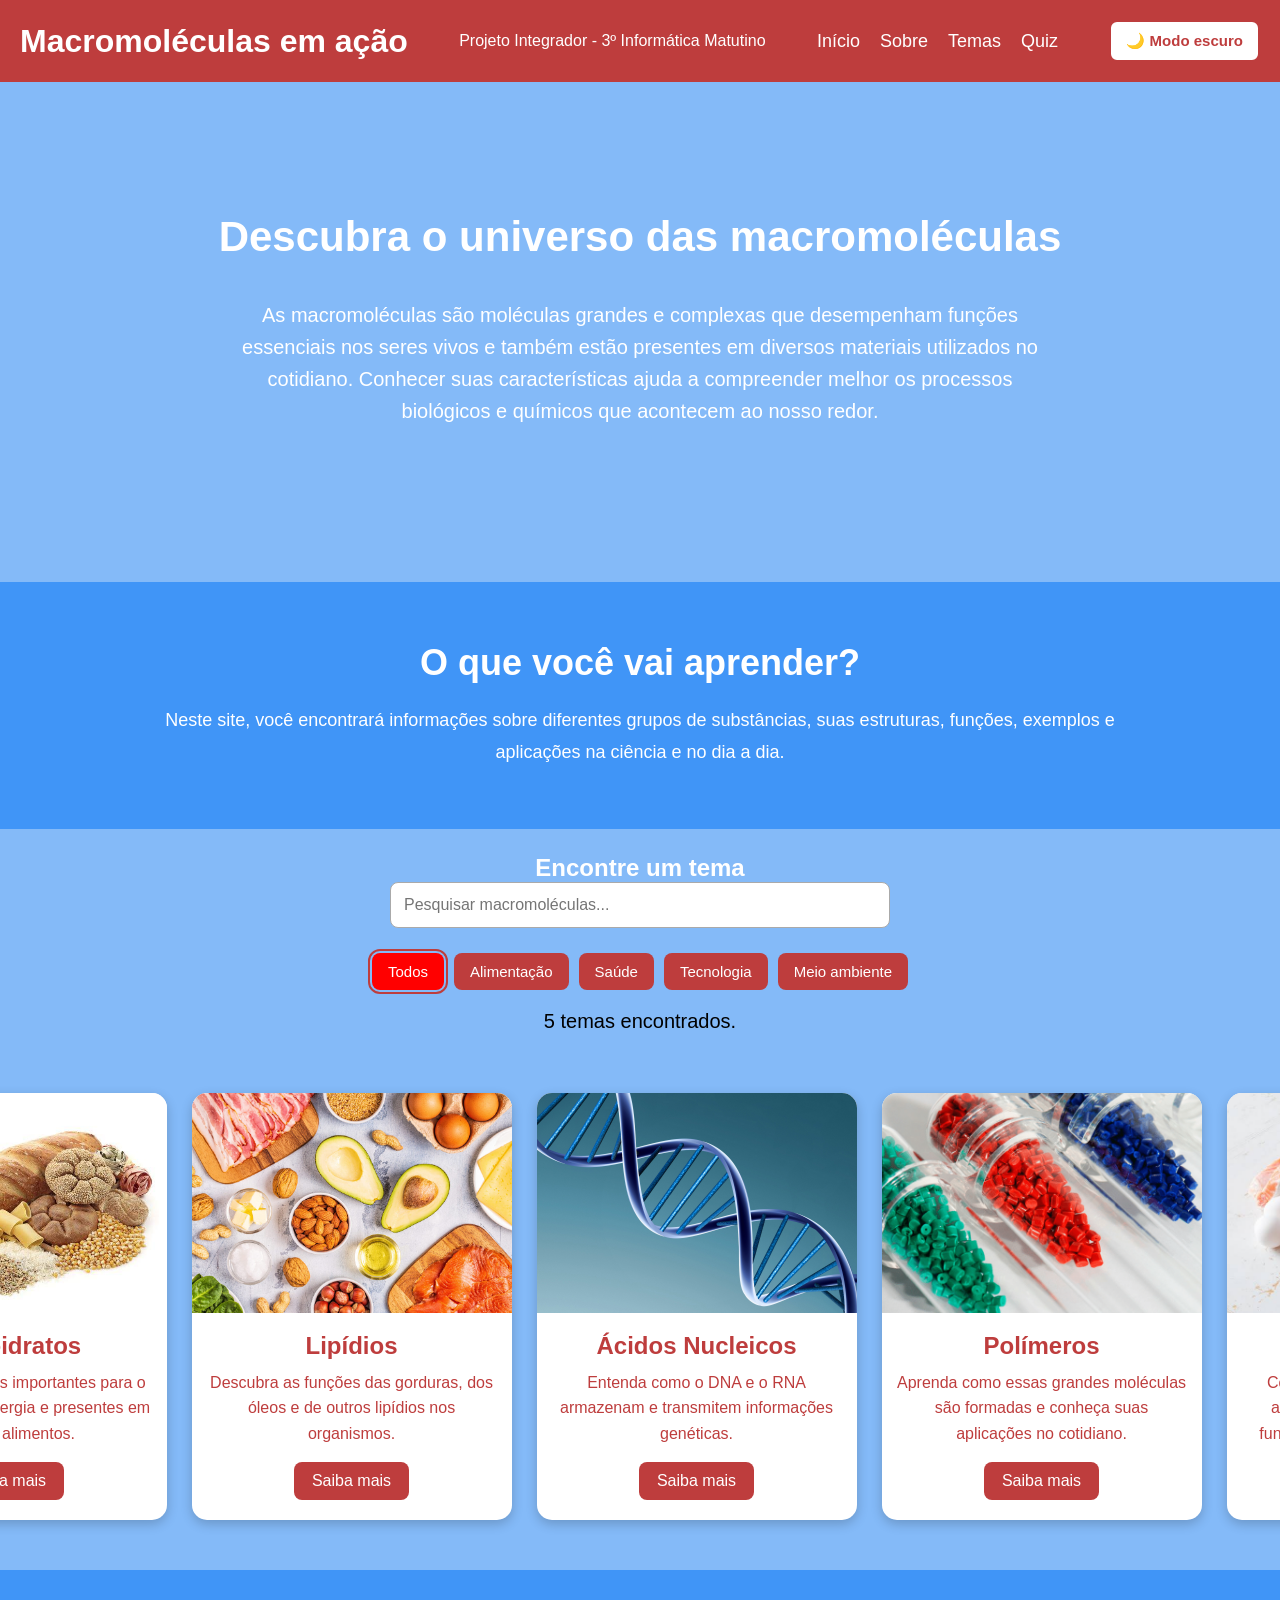
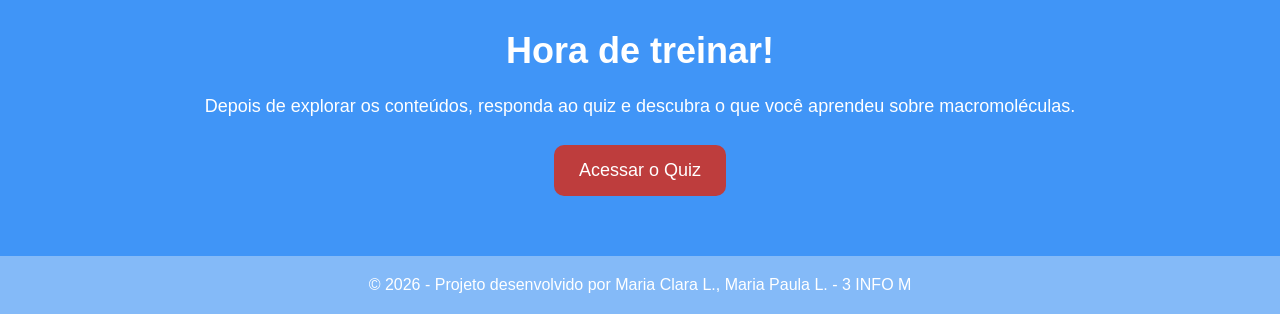
<file: index.html>
<!DOCTYPE html>
<html lang="pt-br">
<head>
    <meta charset="UTF-8">
    <meta name="viewport" content="width=device-width, initial-scale=1.0">
    <script src="js/script.js" defer></script>
    <title>Mundo das Macromoléculas</title>
    <link rel="stylesheet" href="css/style.css">
</head>
<body>

    <header>
        <h1>Macromoléculas em ação</h1>

        <p>Projeto Integrador - 3º Informática Matutino</p>

        <nav>
            <ul>
                <li><a href="index.html">Início</a></li>
                <li><a href="#sobre">Sobre</a></li>

                <li>
                    <a href="#temas">Temas</a>

                    <ul>
                        <li><a href="carboidratos.html">Carboidratos</a></li>
                        <li><a href="lipidios.html">Lipídios</a></li>
                        <li><a href="acidos-nucleicos.html">Ácidos Nucleicos</a></li>
                        <li><a href="polimeros.html">Polímeros</a></li>
                        <li><a href="proteinas.html">Proteínas</a></li>
                    </ul>
                </li>

                <li><a href="quiz.html">Quiz</a></li>
            </ul>
        </nav>

    </header>

    <main>

        <section id="inicio">
            <h2>Descubra o universo das macromoléculas</h2><br>

            <p>
                As macromoléculas são moléculas grandes e complexas que
                desempenham funções essenciais nos seres vivos e também
                estão presentes em diversos materiais utilizados no cotidiano.
                Conhecer suas características ajuda a compreender melhor
                os processos biológicos e químicos que acontecem ao nosso redor.
            </p>

        </section>

        <section id="sobre">
            <h2>O que você vai aprender?</h2>
            <p>
                Neste site, você encontrará informações sobre diferentes
                grupos de substâncias, suas estruturas, funções, exemplos
                e aplicações na ciência e no dia a dia.
            </p>
        </section>

        <section id="temas">
            <h2>Explore</h2>
            <article class="carboidratos">
                <img src="img/carboidratos.jpg" alt="Carboidratos">
                <h1>Carboidratos</h1>
                <p> Conheça moléculas importantes para o fornecimento de energia e presentes em diversos alimentos.
                </p>
                <a href="carboidratos.html">Saiba mais</a>
            </article>

            <article class="lipidios">
                <img src="img/lipidios.jpg" alt="Lipídios">
                <h1>Lipídios</h1>
                <p> Descubra as funções das gorduras, dos óleos e de outros lipídios nos organismos.
                </p>
                <a href="lipidios.html">Saiba mais</a>
            </article>

            <article class="acidosnucleicos">
                <img src="img/Acidos nucleicos.jpg" alt="Ácidos nucleicos">
                <h1>Ácidos Nucleicos</h1>
                <p> Entenda como o DNA e o RNA armazenam e transmitem informações genéticas.
                </p>
                <a href="acidos-nucleicos.html">Saiba mais</a>
            </article>

            <article class="polimeros">
                <img src="img/polimeros.png" alt="Polímeros">
                <h1>Polímeros</h1>
                <p> Aprenda como essas grandes moléculas são formadas e conheça suas aplicações no cotidiano.
                </p>
                <a href="polimeros.html">Saiba mais</a>
            </article>

            <article class="proteinas">
                <img src="img/proteinas.jpg" alt="Proteínas">
                <h1>Proteínas</h1>
                <p> Conheça moléculas formadas por aminoácidos que desempenham funções essenciais nos seres vivos.
                </p>

                <a href="proteinas.html">Saiba mais</a>
            </article>
        </section>

        <section id="quiz">
            <h2>Hora de treinar!</h2>
            <p> Depois de explorar os conteúdos, responda ao quiz e descubra o que você aprendeu sobre macromoléculas.
            </p>
            <a href="quiz.html">Acessar o Quiz</a>
        </section>

    </main>
    <footer>
        <p>&copy; 2026 - Projeto desenvolvido por Maria Clara L., Maria Paula L. - 3 INFO M</p>
    </footer>
</body>
</html>
</file>
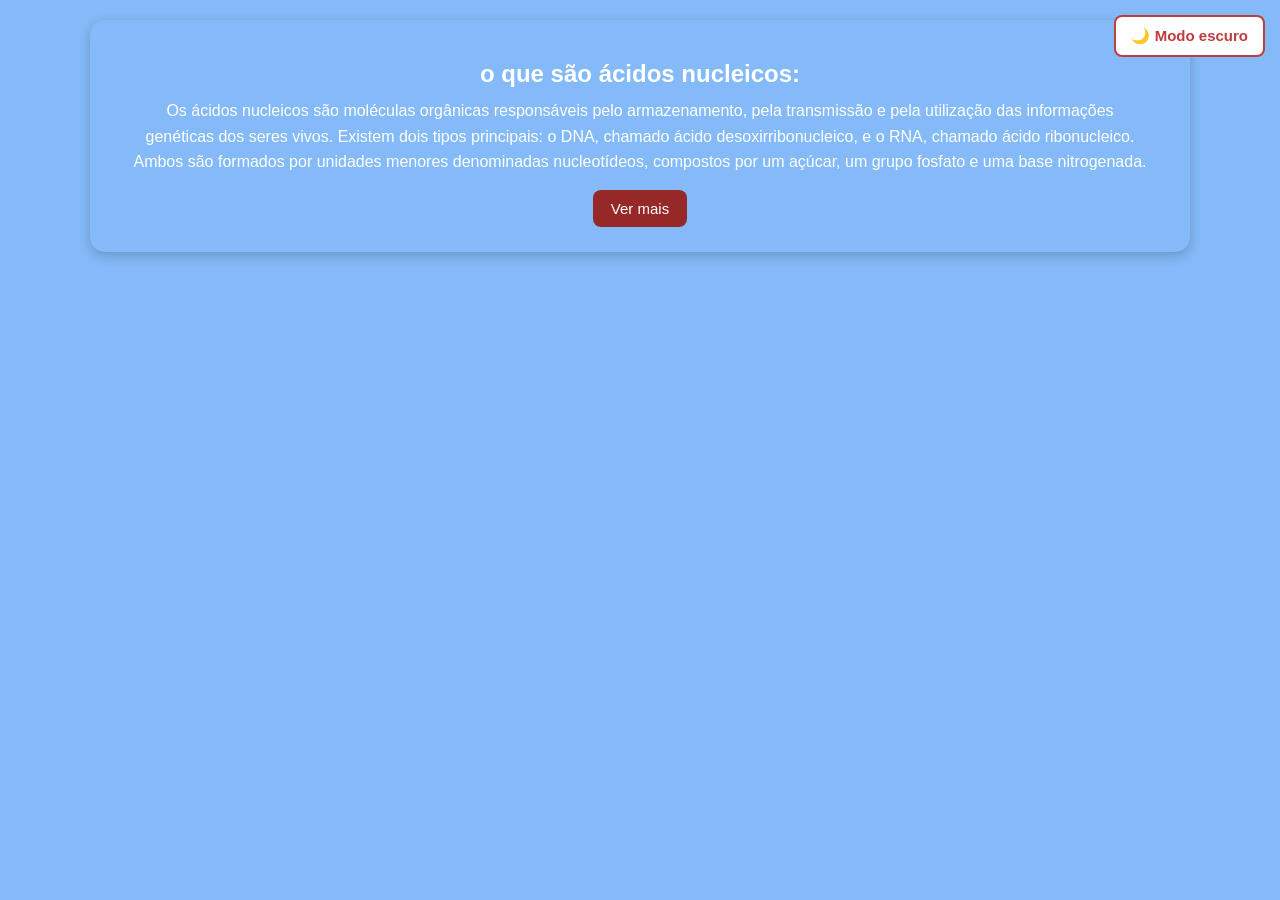
<file: acidos-nucleicos.html>
<!DOCTYPE html>
<html lang="pt-br">
<head>
    <meta charset="UTF-8">
    <script src="js/script.js" defer></script>
    <meta name="viewport" content="width=device-width, initial-scale=1.0">
    <link rel="stylesheet" href="css/style.css">
    <title>Ácidos Nucleicos</title>
</head>
<body>
    <section id="acidosnucleicos">
    <section id="oqsaoaci">
    <h2>o que são ácidos nucleicos:</h2>
    <p>Os ácidos nucleicos são moléculas orgânicas responsáveis pelo armazenamento, pela transmissão e pela utilização das informações genéticas dos seres vivos. Existem dois tipos principais: o DNA, chamado ácido desoxirribonucleico, e o RNA, chamado ácido ribonucleico. Ambos são formados por unidades menores denominadas nucleotídeos, compostos por um açúcar, um grupo fosfato e uma base nitrogenada.</p>
    </section>

    <section id="difdnarna">
        <h2>Diferenças básicas entre DNA e RNA:</h2>
        <p>O DNA geralmente apresenta duas fitas organizadas em uma estrutura de dupla hélice, enquanto o RNA geralmente é formado por uma única fita. O DNA contém o açúcar desoxirribose e utiliza as bases nitrogenadas adenina, timina, citosina e guanina. O RNA contém ribose e utiliza adenina, uracila, citosina e guanina. Assim, a principal diferença entre as bases é que o RNA possui uracila no lugar da timina.</p>
    </section>

    <section id="funcaodna">
        <h2>Função do DNA:</h2>
        <p>O DNA armazena as informações genéticas que orientam o desenvolvimento, o funcionamento e a reprodução dos seres vivos. Essas informações estão organizadas em genes, que contêm instruções para a produção de RNAs e, em muitos casos, de proteínas. O DNA é transmitido de uma célula para suas células-filhas durante a divisão celular e, nos organismos que se reproduzem sexualmente, é herdado dos pais pelos descendentes.</p>
    </section>

    <section id="funcaorna">
        <h2>Função do RNA:</h2>
        <p>O RNA participa da utilização das informações genéticas presentes no DNA, especialmente na produção de proteínas. O RNA mensageiro transporta informações que orientam a síntese proteica; o RNA transportador leva aminoácidos até o local de síntese; e o RNA ribossômico faz parte dos ribossomos, estruturas celulares nas quais as proteínas são produzidas. Existem também outros tipos de RNA envolvidos na regulação da atividade dos genes</p>
    </section>

    <section id="aplicacaocienan">
        <h2>Aplicação na ciência e na tecnologia: </h2>
        <p>O conhecimento sobre os ácidos nucleicos é utilizado em testes de parentesco, identificação forense, diagnóstico de algumas doenças e pesquisas genéticas. Além disso, tecnologias baseadas em RNA mensageiro são utilizadas em determinadas vacinas, que orientam temporariamente as células a produzir uma proteína capaz de estimular uma resposta imunológica. Essas aplicações demonstram a importância do estudo do DNA e do RNA para a medicina e a biotecnologia.</p>
    </section>

    <section id="importanciaan">
        <h2>Importância dos ácidos nucleicos para a vida: </h2>
        <p>Sem os ácidos nucleicos, as células não conseguiriam armazenar e utilizar adequadamente as informações necessárias à sua organização e ao seu funcionamento. O DNA mantém as instruções genéticas, enquanto diferentes tipos de RNA ajudam a executar essas instruções. Por isso, essas moléculas são essenciais para a manutenção da vida e para a transmissão das características hereditárias.</p>
    </section>

    <section id="execotian">
        <h2>Exemplos do cotidiano: </h2>
        <p>Os testes de DNA são um exemplo de aplicação dos ácidos nucleicos, pois permitem comparar informações genéticas para investigar o parentesco biológico entre pessoas. Outro exemplo é a utilização de vacinas de RNA mensageiro na medicina, demonstrando como o conhecimento dessas moléculas pode contribuir para a prevenção de doenças.</p>
    </section>

    <section id="imgan">
        <img src="img/Acidos nucleicos.jpg" alt="">
    </section>
    </section>
</body>
</html>
</file>
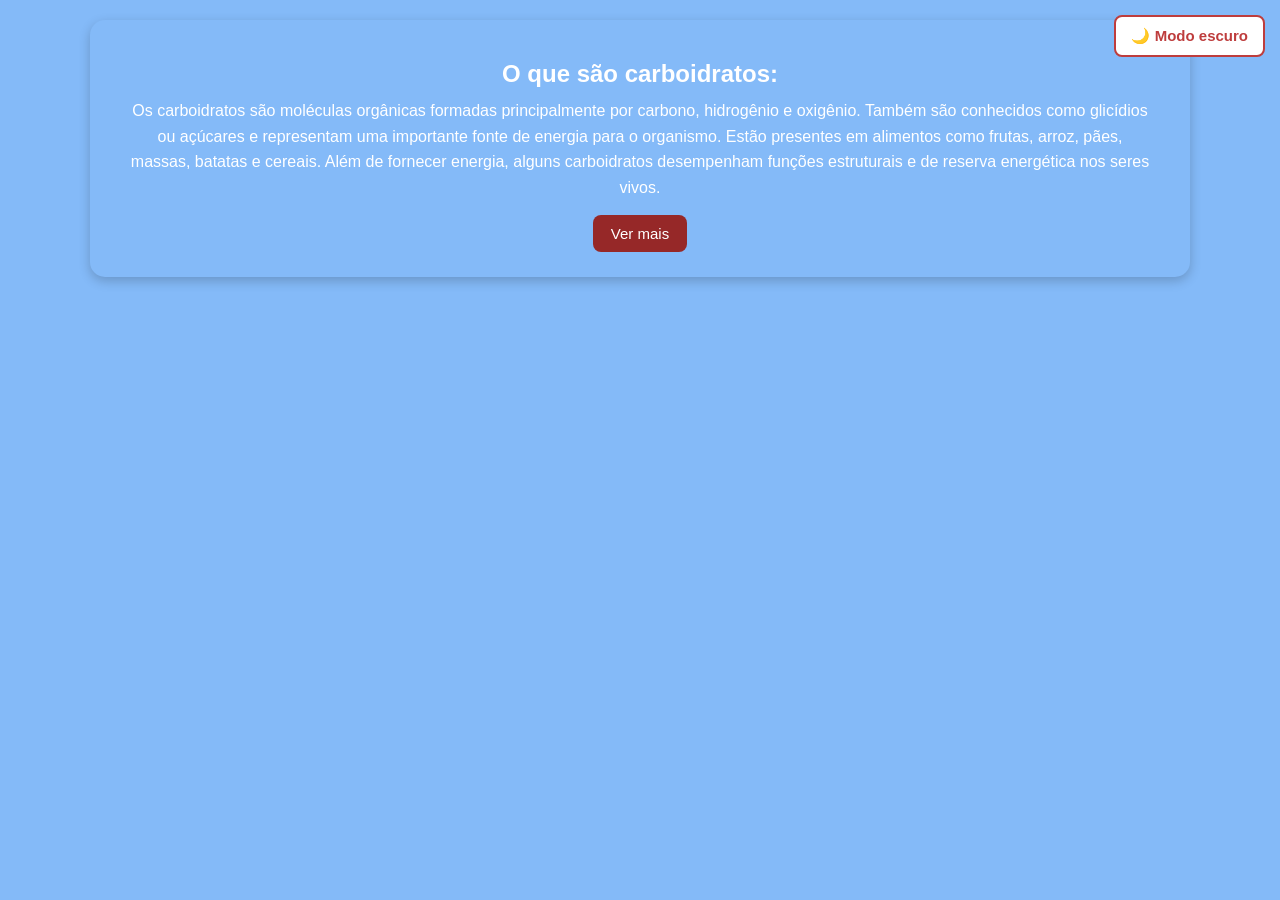
<file: carboidratos.html>
<!DOCTYPE html>
<html lang="pt-br">
<head>
    <meta charset="UTF-8">
    <script src="js/script.js" defer></script>
    <meta name="viewport" content="width=device-width, initial-scale=1.0">
    <link rel="stylesheet" href="css/style.css">
    <title>Carboidratos</title>
</head>
<body>
    <section id="carboidratos">
    <section id="oqsaoxarb">
    <h2>O que são carboidratos:</h2>
    <p>Os carboidratos são moléculas orgânicas formadas principalmente por carbono, hidrogênio e oxigênio. Também são conhecidos como glicídios ou açúcares e representam uma importante fonte de energia para o organismo. Estão presentes em alimentos como frutas, arroz, pães, massas, batatas e cereais. Além de fornecer energia, alguns carboidratos desempenham funções estruturais e de reserva energética nos seres vivos.</p>
    </section>

    <section id="classcarb">
        <h2>Classificação dos carboidratos:</h2>
        <p>Monossacarídeos: São os carboidratos mais simples, formados por uma única unidade. Exemplos: glicose e frutose. A glicose é uma importante fonte de energia para as células, enquanto a frutose é encontrada naturalmente em frutas e no mel.</p>
        <p>Dissacarídeos: São formados pela união de dois monossacarídeos. Exemplos: sacarose e lactose. A sacarose é o açúcar comum utilizado em alimentos, enquanto a lactose é o açúcar naturalmente presente no leite</p>
        <p>Polissacarídeos: São moléculas formadas por muitas unidades de monossacarídeos ligadas entre si. Exemplos: amido, glicogênio e celulose. O amido funciona como reserva energética nas plantas, o glicogênio armazena glicose nos animais e a celulose participa da estrutura da parede celular vegetal.</p>
    </section>

    <section id="excarb">
        <h2>Exemplos de carboidratos:</h2>
        <p>Ex 1: A glicose é um monossacarídeo utilizado pelas células na produção de energia necessária para suas atividades.</p>
        <p>Ex 2: Já o amido é um polissacarídeo que funciona como reserva energética nas plantas e está presente em alimentos como arroz, milho, mandioca e batata. Durante a digestão, o amido é quebrado em moléculas menores, que podem ser utilizadas pelo organismo.</p>
    </section>

    <section id="importcarb">
        <h2> Importância dos carboidratos para o organismo:</h2>
        <p>Os carboidratos fornecem energia para atividades como caminhar, estudar, praticar esportes e manter o funcionamento dos órgãos. Alguns alimentos ricos em carboidratos, especialmente os integrais, também fornecem fibras, que auxiliam no funcionamento intestinal e contribuem para a saúde digestiva. A escolha de alimentos variados e nutritivos ajuda a manter uma alimentação equilibrada.</p>
    </section>

    <section id="excoticarb">
        <h2>Exemplos do cotidiano:</h2>
        <p>Ao comer pão no café da manhã ou arroz no almoço, ingerimos carboidratos que serão digeridos e utilizados pelo organismo para obter energia. Quando consumimos frutas, também ingerimos açúcares naturais, água, vitaminas e outros nutrientes importantes para a saúde.</p>
    </section>

    <section id="imgcarb">
        <img src="img/carboidratos.jpg" alt="">
    </section>
    </section>
</body>
</html>
</file>
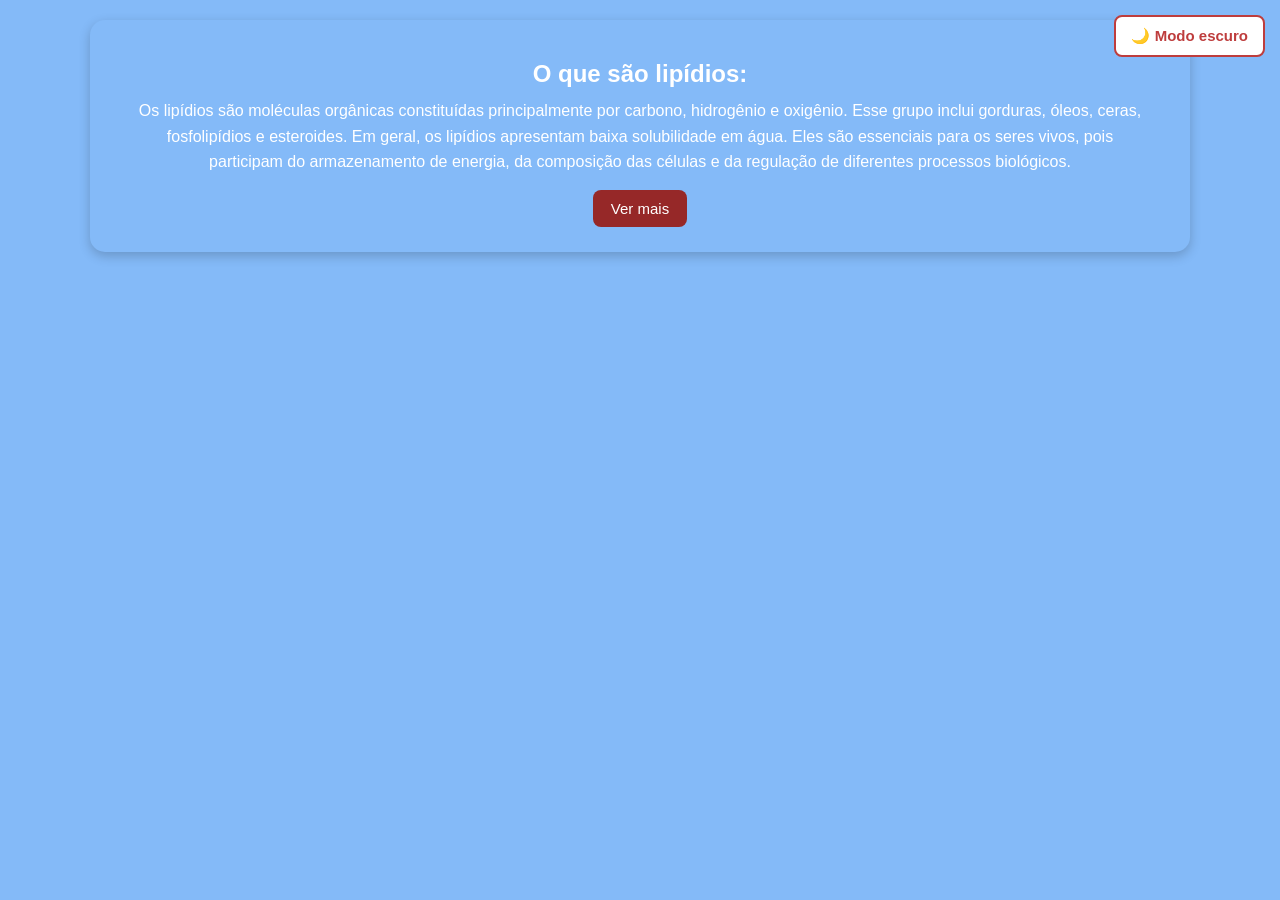
<file: lipidios.html>
<!DOCTYPE html>
<html lang="pt-br">
<head>
    <meta charset="UTF-8">
    <script src="js/script.js" defer></script>
    <meta name="viewport" content="width=device-width, initial-scale=1.0">
    <link rel="stylesheet" href="css/style.css">
    <title>Lipídios</title>
</head>
<body>
    <section id="lipidios">
    <section id="oqsaolipi">
    <h2>O que são lipídios:</h2>
    <p>Os lipídios são moléculas orgânicas constituídas principalmente por carbono, hidrogênio e oxigênio. Esse grupo inclui gorduras, óleos, ceras, fosfolipídios e esteroides. Em geral, os lipídios apresentam baixa solubilidade em água. Eles são essenciais para os seres vivos, pois participam do armazenamento de energia, da composição das células e da regulação de diferentes processos biológicos.</p></section>
    
    <section id="exlipi">
    <h2>Exemplos:</h2>
    <p>Ex 1: O azeite de oliva é rico em lipídios, principalmente gorduras insaturadas, que fazem parte de uma alimentação equilibrada.</p>
    <p>Ex 2: A manteiga contém lipídios com maior proporção de gorduras saturadas. Outros exemplos são os fosfolipídios, que formam as membranas celulares, e o colesterol, que participa da produção de hormônios e de outras substâncias importantes para o organismo.</p></section>

    <section id="funcaolipi">
        <h2>Funções dos lipídios no organismo:</h2>
        <p>Uma das principais funções dos lipídios é armazenar energia para ser utilizada quando necessário. Eles também ajudam no isolamento térmico, contribuindo para a manutenção da temperatura corporal, e protegem alguns órgãos contra impactos. Além disso, os fosfolipídios compõem as membranas das células, enquanto determinados lipídios participam da produção de hormônios. As gorduras presentes na alimentação também auxiliam na absorção das vitaminas A, D, E e K.</p>
    </section>

    <section id="alimentacaolipi">
        <h2>Relação com alimentação e saúde:</h2>
        <p>Os lipídios são fundamentais para a saúde, desde que consumidos em quantidades adequadas e dentro de uma alimentação variada. As gorduras insaturadas, encontradas no azeite, no abacate, nas sementes e nas castanhas, são opções importantes. O consumo excessivo de gorduras saturadas e, principalmente, de gorduras trans pode aumentar o risco de problemas cardiovasculares. Por isso, é importante manter hábitos alimentares equilibrados, sem eliminar completamente as gorduras da dieta.</p>

    </section>
    <section id="execotilipi">
        <h2>Exemplos do cotidiano:</h2>
        <p>Quando utilizamos azeite para temperar uma salada ou consumimos castanhas como parte de um lanche, estamos ingerindo lipídios. Essas substâncias fornecem energia e contribuem para o funcionamento adequado do organismo, além de auxiliar na absorção de vitaminas presentes nos alimentos.</p>
    </section>

    <section id="imglipi">
        <img src="img/lipidios.jpg" alt="">
    </section>
    </section>
</body>
</html>
</file>
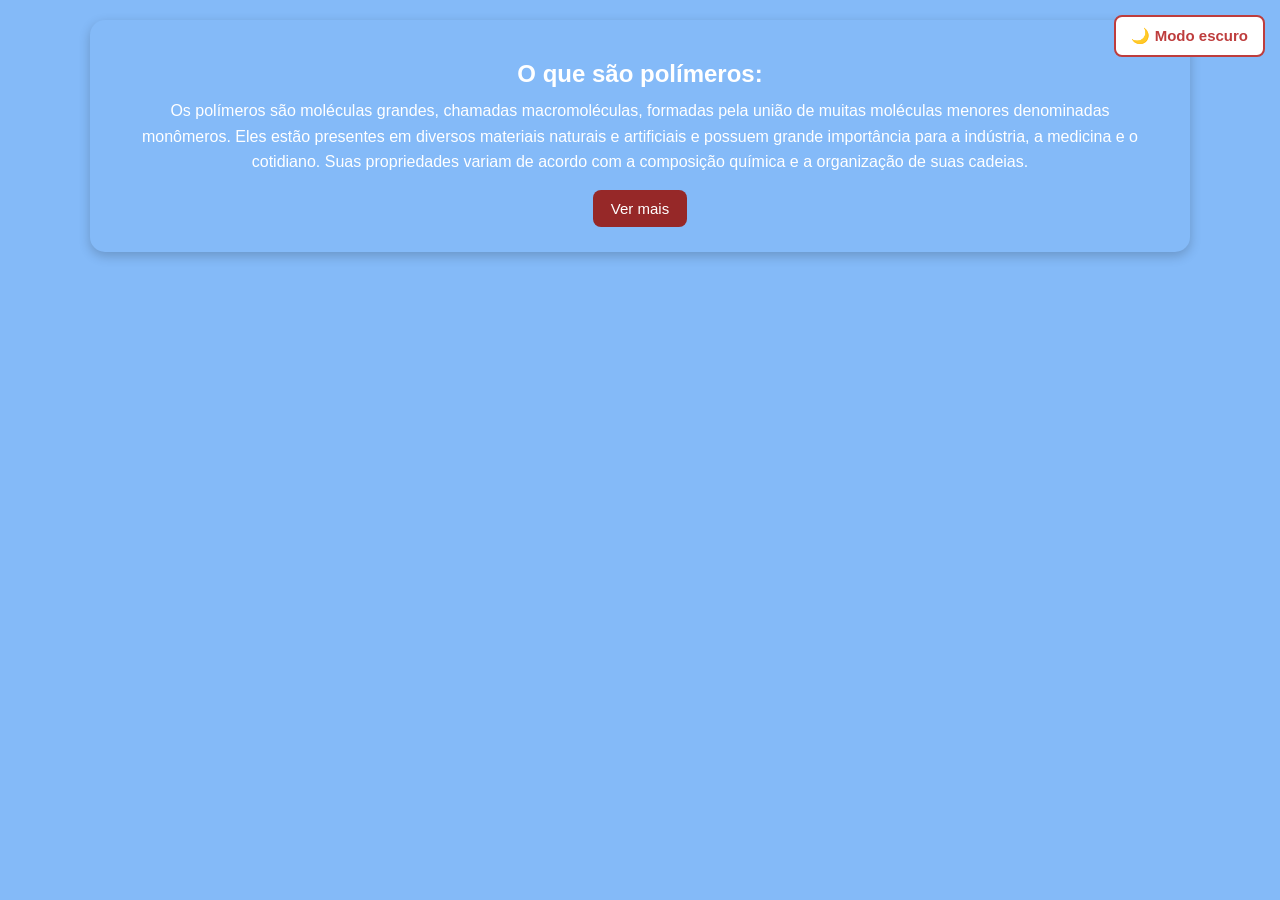
<file: polimeros.html>
<!DOCTYPE html>
<html lang="pt-br">
<head>
    <meta charset="UTF-8">
    <script src="js/script.js" defer></script>
    <meta name="viewport" content="width=device-width, initial-scale=1.0">
    <link rel="stylesheet" href="css/style.css">
    <title>Polímeros</title>
    
</head>
<body>
    <section id="polimeros">
    <section id="oqsaopoli">
    <h2>O que são polímeros:</h2>
    <p>Os polímeros são moléculas grandes, chamadas macromoléculas, formadas pela união de muitas moléculas menores denominadas monômeros. 
        Eles estão presentes em diversos materiais naturais e artificiais e possuem grande importância para a indústria, a medicina e o cotidiano. 
        Suas propriedades variam de acordo com a composição química e a organização de suas cadeias.</p></section>
    <section id="diferençapoli">
    <h2>Diferença entre polímeros naturais e sintéticos:</h2>
    <p>Os polímeros naturais são encontrados na natureza e podem ser produzidos por seres vivos. 
        São exemplos a celulose, presente nas plantas, e o amido, encontrado em alimentos vegetais. Já os polímeros sintéticos são produzidos por processos industriais, geralmente a partir de substâncias derivadas do petróleo ou do gás natural. 
        Entre eles estão o polietileno, utilizado em embalagens, e o PVC, empregado em tubos e revestimentos.</p></section>
    <section id="expoli">
     <h2>Exemplos:</h2>   
     <p>Ex 1:  A celulose é um polímero natural presente na parede celular dos vegetais e utilizada na fabricação de papel, papelão e tecidos de algodão.</p>
     <p>Ex 2: O polietileno é um polímero sintético bastante utilizado na produção de sacolas, garrafas, recipientes e embalagens, pois é leve, resistente e relativamente barato.</p></section>
    
    <section id="impactosambpoli">
     <h2>Impactos ambientais:</h2>
     <p>O uso excessivo e o descarte inadequado de polímeros sintéticos, especialmente dos plásticos, representam um problema ambiental. Muitos desses materiais permanecem no ambiente por longos períodos e podem se fragmentar em microplásticos, contaminando a água, o solo e os organismos. Para diminuir esse impacto, é importante reduzir o consumo de plásticos descartáveis, reutilizar materiais e realizar a coleta seletiva e a reciclagem sempre que possível.</p></section>
    
    <section id="execotipoli">
        <h2>Exemplos do cotidiano</h2>
        <p>As roupas de algodão, as sacolas plásticas e as embalagens de alimentos são exemplos de produtos que utilizamos diariamente e que contêm polímeros. Ao observar esses materiais, percebemos como essas substâncias estão presentes em diferentes atividades do nosso dia a dia.</p>
    </section>
    <section id="imgpoli">
     <img src="img/polimeros.png" alt=""></section>
    </section>

</body>
</html>
</file>
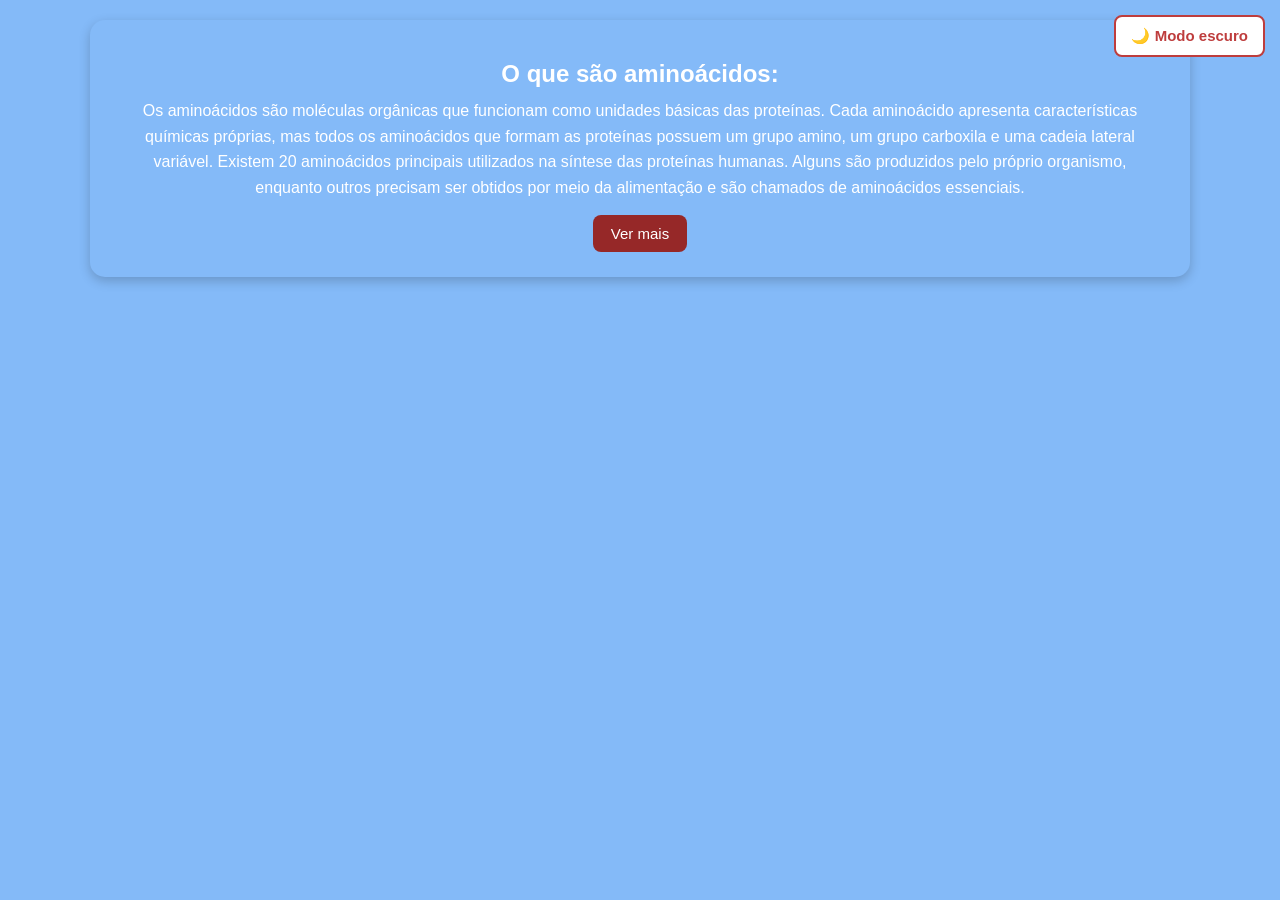
<file: proteinas.html>
<!DOCTYPE html>
<html lang="pt-br">
<head>
    <meta charset="UTF-8">
    <script src="js/script.js" defer></script>
    <meta name="viewport" content="width=device-width, initial-scale=1.0">
    <link rel="stylesheet" href="css/style.css">
    <title>Proteínas</title>
</head>
<body>
    <section id="proteinas">
    <section id="oqsaoami">
    <h2>O que são aminoácidos:</h2>
    <p>Os aminoácidos são moléculas orgânicas que funcionam como unidades básicas das proteínas. Cada aminoácido apresenta características químicas próprias, mas todos os aminoácidos que formam as proteínas possuem um grupo amino, um grupo carboxila e uma cadeia lateral variável. Existem 20 aminoácidos principais utilizados na síntese das proteínas humanas. Alguns são produzidos pelo próprio organismo, enquanto outros precisam ser obtidos por meio da alimentação e são chamados de aminoácidos essenciais.</p>
    </section>

    <section id="comoformaprote">
        <h2>Como são formadas as proteínas</h2>
        <p>Os aminoácidos se unem em sequências específicas, formando cadeias chamadas polipeptídeos. Essas cadeias se dobram e adquirem estruturas tridimensionais que determinam suas funções. A sequência dos aminoácidos é orientada pelas informações genéticas presentes no DNA, com a participação do RNA durante a síntese proteica. A alteração da sequência ou da estrutura de uma proteína pode modificar sua função.</p>
    </section>

    <section id="oqligpep">
        <h2>O que é ligação peptídica</h2>
        <p>A ligação peptídica é uma ligação química que une dois aminoácidos. Ela ocorre entre o grupo carboxila de um aminoácido e o grupo amino de outro, com a liberação de uma molécula de água. A repetição desse processo permite formar cadeias maiores, que podem originar proteínas. Portanto, as ligações peptídicas são fundamentais para a construção dessas moléculas essenciais à vida.</p>
    </section>

    <section id="duasfunpro">
        <h2>Duas funções das proteínas</h2>
        <p>Função 1: função estrutural, pois proteínas como o colágeno e a queratina contribuem para a composição e a resistência de diferentes tecidos do corpo.</p>
        <p>Função 2: A segunda é a função de defesa, realizada pelos anticorpos, que ajudam o sistema imunológico a reconhecer agentes estranhos. Além dessas funções, existem proteínas que atuam como enzimas, acelerando reações químicas, e outras que transportam substâncias, como a hemoglobina, responsável pelo transporte de oxigênio no sangue.</p>
    </section>

    <section id="alimentacaoprote">
        <h2>Relação com alimentação e saúde: </h2>
        <p>As proteínas são importantes para o crescimento, a manutenção e a reparação dos tecidos. Podem ser obtidas por meio de alimentos de origem animal, como ovos, leite, carnes e peixes, e de origem vegetal, como feijão, lentilha, grão-de-bico e soja. Uma alimentação variada contribui para fornecer os aminoácidos necessários ao funcionamento adequado do organismo.</p>
    </section>

    <section id="excotiprote">
        <h2>Exemplos do cotidiano:</h2>
        <p>Ao consumir feijão com arroz, ovos ou leite, ingerimos proteínas que são quebradas durante a digestão em aminoácidos e pequenos peptídeos. Esses componentes são absorvidos e utilizados pelo organismo na produção de novas proteínas, necessárias para o crescimento, a manutenção dos músculos e o funcionamento das células.</p>
    </section>

    <section id="imgprote">
        <img src="img/proteinas.jpg" alt="">
    </section>
    </section>
</body>
</html>
</file>
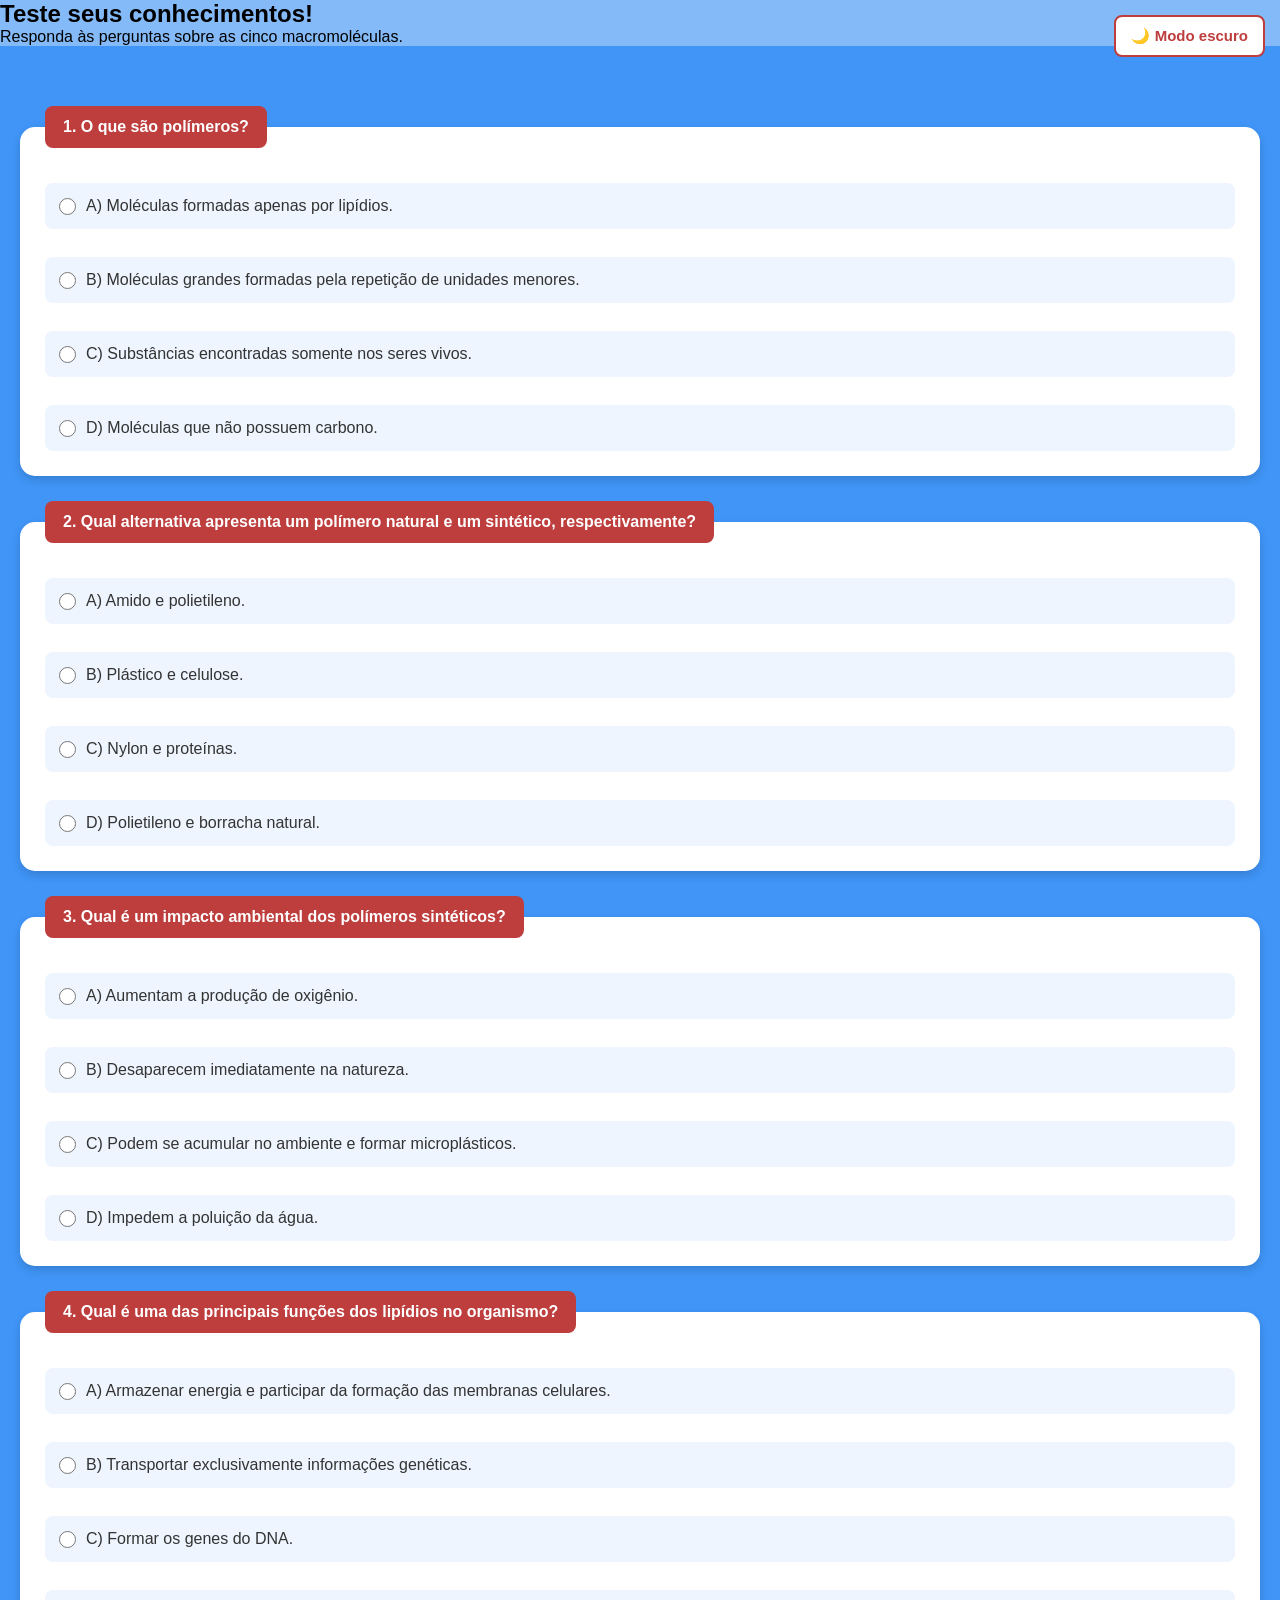
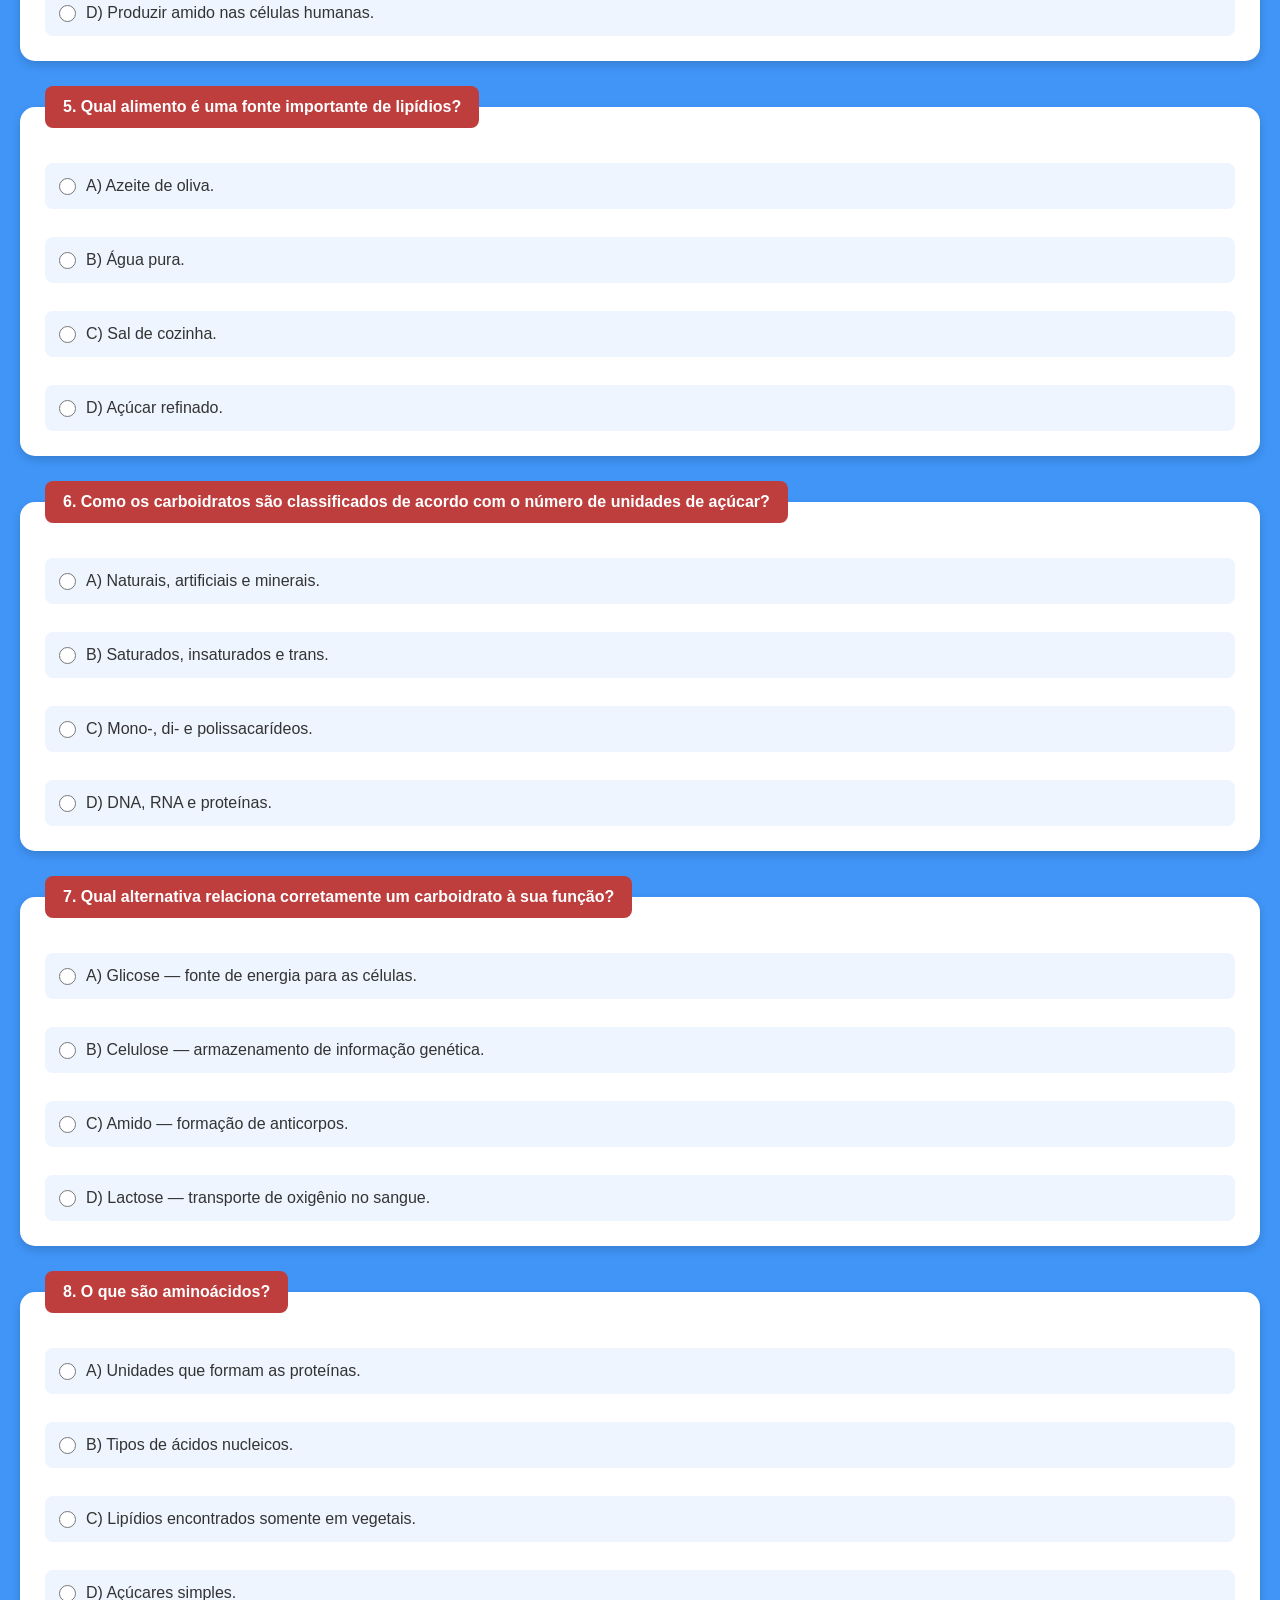
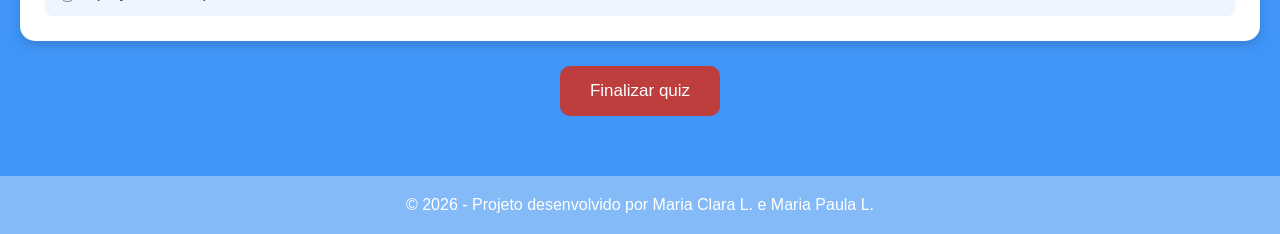
<file: quiz.html>
<!DOCTYPE html>
<html lang="pt-br">
<head>
    <meta charset="UTF-8">
    <meta name="viewport" content="width=device-width, initial-scale=1.0">
    <link rel="stylesheet" href="css/style.css">
    <script src="js/script.js" defer></script>
    <title>Quiz das Macromoléculas</title>
</head>
<body>
    <main>
        <section id="quizz">
            <h1>Teste seus conhecimentos!</h1>
            <p>Responda às perguntas sobre as cinco macromoléculas.</p>
        </section>

        <form id="quiz">
             <fieldset>
                <legend>1. O que são polímeros?</legend>
                <label><input type="radio" name="q1" value="a"> A) Moléculas formadas apenas por lipídios.</label><br>
                <label><input type="radio" name="q1" value="b"> B) Moléculas grandes formadas pela repetição de unidades menores.</label><br>
                <label><input type="radio" name="q1" value="c"> C) Substâncias encontradas somente nos seres vivos.</label><br>
                <label><input type="radio" name="q1" value="d"> D) Moléculas que não possuem carbono.</label>
            </fieldset>

            <fieldset>
                <legend>2. Qual alternativa apresenta um polímero natural e um sintético, respectivamente?</legend>
                <label><input type="radio" name="q2" value="a"> A) Amido e polietileno.</label><br>
                <label><input type="radio" name="q2" value="b"> B) Plástico e celulose.</label><br>
                <label><input type="radio" name="q2" value="c"> C) Nylon e proteínas.</label><br>
                <label><input type="radio" name="q2" value="d"> D) Polietileno e borracha natural.</label>
            </fieldset>

            <fieldset>
                <legend>3. Qual é um impacto ambiental dos polímeros sintéticos?</legend>
                <label><input type="radio" name="q3" value="a"> A) Aumentam a produção de oxigênio.</label><br>
                <label><input type="radio" name="q3" value="b"> B) Desaparecem imediatamente na natureza.</label><br>
                <label><input type="radio" name="q3" value="c"> C) Podem se acumular no ambiente e formar microplásticos.</label><br>
                <label><input type="radio" name="q3" value="d"> D) Impedem a poluição da água.</label>
            </fieldset>

            <fieldset>
                <legend>4. Qual é uma das principais funções dos lipídios no organismo?</legend>
                <label><input type="radio" name="q4" value="a"> A) Armazenar energia e participar da formação das membranas celulares.</label><br>
                <label><input type="radio" name="q4" value="b"> B) Transportar exclusivamente informações genéticas.</label><br>
                <label><input type="radio" name="q4" value="c"> C) Formar os genes do DNA.</label><br>
                <label><input type="radio" name="q4" value="d"> D) Produzir amido nas células humanas.</label>
            </fieldset>

            <fieldset>
                <legend>5. Qual alimento é uma fonte importante de lipídios?</legend>
                <label><input type="radio" name="q5" value="a"> A) Azeite de oliva.</label><br>
                <label><input type="radio" name="q5" value="b"> B) Água pura.</label><br>
                <label><input type="radio" name="q5" value="c"> C) Sal de cozinha.</label><br>
                <label><input type="radio" name="q5" value="d"> D) Açúcar refinado.</label>
            </fieldset>

            <fieldset>
                <legend>6. Como os carboidratos são classificados de acordo com o número de unidades de açúcar?</legend>
                <label><input type="radio" name="q6" value="a"> A) Naturais, artificiais e minerais.</label><br>
                <label><input type="radio" name="q6" value="b"> B) Saturados, insaturados e trans.</label><br>
                <label><input type="radio" name="q6" value="c"> C) Mono-, di- e polissacarídeos.</label><br>
                <label><input type="radio" name="q6" value="d"> D) DNA, RNA e proteínas.</label>
            </fieldset>

            <fieldset>
                <legend>7. Qual alternativa relaciona corretamente um carboidrato à sua função?</legend>
                <label><input type="radio" name="q7" value="a"> A) Glicose — fonte de energia para as células.</label><br>
                <label><input type="radio" name="q7" value="b"> B) Celulose — armazenamento de informação genética.</label><br>
                <label><input type="radio" name="q7" value="c"> C) Amido — formação de anticorpos.</label><br>
                <label><input type="radio" name="q7" value="d"> D) Lactose — transporte de oxigênio no sangue.</label>
            </fieldset>

            <fieldset>
                <legend>8. O que são aminoácidos?</legend>
                <label><input type="radio" name="q8" value="a"> A) Unidades que formam as proteínas.</label><br>
                <label><input type="radio" name="q8" value="b"> B) Tipos de ácidos nucleicos.</label><br>
                <label><input type="radio" name="q8" value="c"> C) Lipídios encontrados somente em vegetais.</label><br>
                <label><input type="radio" name="q8" value="d"> D) Açúcares simples.</label>
            </fieldset>

            <button type="submit">Finalizar quiz</button>
        </form>

        <section id="resultado" hidden>
            <h2>Resultado do quiz</h2>
            <p id="pontuacao"></p>
            <p id="mensagem"></p>
            <div id="feedback"></div>
            <button type="button" id="reiniciar">Refazer quiz</button>
        </section>
    </main>

    <footer>
        <p>&copy; 2026 - Projeto desenvolvido por Maria Clara L. e Maria Paula L.</p>
    </footer>
</body>
</html>
</file>
<file: css/style.css>
*{
    margin: 0;
    padding: 0;
    box-sizing: border-box;
    font-family: Arial, Helvetica, sans-serif;
}

body{
    background-color: rgb(132, 186, 248);
}


header{
    background-color: rgb(190, 61, 61);
    color: white;
    display: flex;
    justify-content: space-between;
    align-items: center;
    padding: 20px;
    position: sticky;
    top: 0;
    z-index: 1000;
}

header h1{
    font-size: 32px;
}


nav ul{
    display: flex;
    gap: 20px;
    list-style: none;
}

nav ul li{
    position: relative;
}

nav ul a{
    text-decoration: none;
    color: white;
    font-size: 18px;
    transition: 0.3s;
}

nav ul a:hover{
    color: rgb(42, 42, 173);
}


#inicio{
    
    background-repeat: no-repeat;
    background-size: cover;
    background-position: center;
    min-height: 500px;
    display: flex;
    flex-direction: column;
    justify-content: center;
    align-items: center;
    text-align: center;
    padding: 40px;
    color: white;
}

#inicio h2{
    font-size: 42px;
    margin-bottom: 20px;
}

#inicio p{
    max-width: 800px;
    font-size: 20px;
    line-height: 1.6;
    margin-bottom: 25px;
}

#inicio button{
    padding: 15px 25px;
    border: none;
    border-radius: 10px;
    background-color: rgb(190, 61, 61);
    color: white;
    font-size: 18px;
    cursor: pointer;
    transition: 0.3s;
}

#inicio button:hover{
    transform: scale(1.08);
    background-color: rgb(255, 0, 0);
}



#sobre{
    padding: 60px 10%;
    text-align: center;
    background-color: rgb(64, 149, 247);
}

#sobre h2{
    font-size: 36px;
    color: white;
    margin-bottom: 20px;
}

#sobre img{
    width: 300px;
    max-width: 100%;
    border-radius: 15px;
    margin-bottom: 25px;
}

#sobre p{
    line-height: 1.8;
    font-size: 18px;
    text-align: center;
    font-family: Tahoma, sans-serif;
    color: white;
}



#temas{
    display:grid;
    grid-template-columns: repeat(6, 1fr);
    justify-content: center;
    gap: 25px;
    padding: 50px 20px;
    flex-wrap: wrap;
    color: white;
}

nav ul li ul{
    display: none;
    position: absolute;
    top: 100%;
    left: 0;
    background-color: rgb(64, 149, 247);
    width: 220px;
    border-radius: 10px;
    box-shadow: 0 4px 12px rgba(0,0,0,0.2);
    overflow: hidden;
    gap: 0;
}

nav ul li:hover > ul{
    display: block;
}

nav ul li ul li a{
    color: rgb(190, 61, 61);
    padding: 12px;
    font-size: 16px;
}

nav ul li ul li a:hover{
    color: white;
}

#quiz{
    background-color: rgb(64, 149, 247);
    padding: 60px 20px;
    text-align: center;
    
}

#quiz h1{
    color: white;
    font-size: 36px;
    margin-bottom: 20px;
    
}

#quiz h2{
    color: white;
    font-size: 36px;
    margin-bottom: 20px;
    
}


#quiz p{
    font-size: 18px;
    line-height: 1.6;
    margin-bottom: 25px;
    color: white;
}

#quiz a{
    display: inline-block;
    padding: 15px 25px;
    border-radius: 10px;
    background-color: rgb(190, 61, 61);
    color: white;
    text-decoration: none;
    font-size: 18px;
    transition: 0.3s;
}

#quiz a:hover{
    background-color: rgb(255, 0, 0);
    transform: scale(1.05);
}


#quiz form {
    max-width: 900px;
    margin: 30px auto;
    padding: 20px;
}

#quiz fieldset {
    background-color: white;
    border: none;
    border-radius: 15px;
    padding: 25px;
    margin-bottom: 25px;
    text-align: left;
    box-shadow: 0 4px 10px rgba(0, 0, 0, 0.15);
}

#quiz legend {
    background-color: rgb(190, 61, 61);
    color: white;
    padding: 12px 18px;
    border-radius: 8px;
    font-weight: bold;
}

#quiz fieldset label {
    display: flex;
    align-items: center;
    gap: 10px;
    background-color: #eef5ff;
    padding: 14px;
    margin-top: 10px;
    border-radius: 8px;
    color: #333;
    cursor: pointer;
    text-align: left;
}

#quiz fieldset label:hover {
    background-color: #d6e7ff;
}

#quiz fieldset input[type="radio"] {
    accent-color: rgb(190, 61, 61);
    width: 17px;
    height: 17px;
    flex-shrink: 0;
}


#quiz button {
    background-color: rgb(190, 61, 61);
    color: white;
    border: none;
    border-radius: 10px;
    padding: 15px 30px;
    font-size: 17px;
    cursor: pointer;
}

#quiz button:hover {
    background-color: rgb(150, 40, 40);
}


#resultado {
    max-width: 800px;
    margin: 30px auto;
    padding: 25px;
    background-color: white;
    border-radius: 15px;
    text-align: center;
    box-shadow: 0 4px 10px rgba(0, 0, 0, 0.15);
}

#resultado h2 {
    color: rgb(190, 61, 61);
    font-size: 30px;
}

#resultado #pontuacao {
    color: rgb(64, 149, 247);
    font-size: 25px;
    font-weight: bold;
}

#resultado #mensagem {
    color: #333;
}
#resultado #reiniciar{
    background-color: rgb(150, 40, 40);
    color: white;
    border: none;
    border-radius: 10px;
    padding: 15px 30px;
    font-size: 17px;
    cursor: pointer;
}

#resultado #reiniciar:hover{
    background-color: rgb(255, 0, 0);

}

#feedback p {
    padding: 12px;
    margin: 10px 0;
    border-radius: 8px;
    text-align: left;
}

#feedback .correta {
    background-color: #d9f5e1;
    color: #176b35;
}

#feedback .incorreta {
    background-color: #ffe0e0;
    color: #a32121;
}

@media (max-width: 600px) {
    #quiz form {
        padding: 10px;
    }

    #quiz fieldset {
        padding: 18px 12px;
    }

    #quiz fieldset label {
        font-size: 14px;
        padding: 12px;
    }

    #resultado {
        margin: 20px 10px;
    }
}

.polimeros,
.lipidios,
.carboidratos,
.proteinas,
.acidosnucleicos{
    width: 320px;
    background-color: white;
    border-radius: 15px;
    overflow: hidden;
    box-shadow: 0px 4px 12px rgba(0,0,0,0.2);
    transition: 0.3s;
    text-align: center;
    padding-bottom: 20px;
}

.polimeros a,
.lipidios a,
.carboidratos a,
.proteinas a,
.acidosnucleicos a{
    display: inline-block;
    margin-top: 15px;
    padding: 10px 18px;
    border: none;
    border-radius: 8px;
    background-color: rgb(190, 61, 61);
    color: white;
    text-decoration: none;
    cursor: pointer;
    transition: 0.3s;
}

.polimeros a:hover,
.lipidios a:hover,
.carboidratos a:hover,
.proteinas a:hover,
.acidosnucleicos a:hover{
    background-color: rgb(255, 0, 0);
}

.polimeros img,
.lipidios img,
.carboidratos img,
.proteinas img,
.acidosnucleicos img{
    width: 100%;
    height: 220px;
    object-fit: cover;
}

.polimeros h1,
.lipidios h1,
.carboidratos h1,
.proteinas h1,
.acidosnucleicos h1{
    font-size: 24px;
    margin-top: 15px;
    color: rgb(190, 61, 61);
}

.polimeros p,
.lipidios p,
.carboidratos p,
.proteinas p,
.acidosnucleicos p{
    margin-top: 10px;
    padding: 0 15px;
    line-height: 1.6;
    color: rgb(190, 61, 61);
}

.polimeros button,
.lipidios button,
.carboidratos button,
.proteinas button,
.acidosnucleicos button{
    margin-top: 15px;
    padding: 10px 18px;
    border: none;
    border-radius: 8px;
    background-color: rgb(190, 61, 61);
    color: white;
    cursor: pointer;
    transition: 0.3s;
}

.polimeros button:hover,
.lipidios button:hover,
.carboidratos button:hover,
.proteinas button:hover,
.acidosnucleicos button:hover{
    background-color: rgb(255, 0, 0);
}

#polimeros,
#lipidios,
#carboidratos,
#proteinas,
#acidosnucleicos {
    width: 90%;
    max-width: 1100px;
    background-color: rgb(132, 186, 248);
    border-radius: 15px;
    overflow: hidden;
    box-shadow: 0px 4px 12px rgba(0,0,0,0.2);
    transition: 0.3s;
    text-align: center;
    padding: 25px;
    margin: 20px auto;
}

#polimeros a,
#lipidios a,
#carboidratos a,
#proteinas a,
#acidosnucleicos a{
    display: inline-block;
    margin-top: 15px;
    padding: 10px 18px;
    border: none;
    border-radius: 8px;
    background-color: rgb(190, 61, 61);
    color: white;
    text-decoration: none;
    cursor: pointer;
    transition: 0.3s;
}

#polimeros a:hover,
#lipidios a:hover,
#carboidratos a:hover,
#proteinas a:hover,
#acidosnucleicos a:hover{
    background-color: rgb(255, 0, 0);
}

#polimeros img,
#lipidios img,
#carboidratos img,
#proteinas img,
#acidosnucleicos img{
    width: 50%;
    height: 220px;
    object-fit: cover;
}

#polimeros h2,
#lipidios h2,
#carboidratos h2,
#proteinas h2,
#acidosnucleicos h2{
    font-size: 24px;
    margin-top: 15px;
    color: white;
}
.controles-temas h2 {
    color: white;
}
.mensagem-busca {
    color: white;
    font-size: 20px;
}
#polimeros p,
#lipidios p,
#carboidratos p,
#proteinas p,
#acidosnucleicos p{
    margin-top: 10px;
    padding: 0 15px;
    line-height: 1.6;
    color: white;
}

#polimeros button,
#lipidios button,
#carboidratos button,
#proteinas button,
#acidosnucleicos button{
    margin-top: 15px;
    padding: 10px 18px;
    border: none;
    border-radius: 8px;
    background-color: rgb(150, 40, 40);
    color: white;
    cursor: pointer;
    transition: 0.3s;
}

#polimeros button:hover,
#lipidios button:hover,
#carboidratos button:hover,
#proteinas button:hover,
#acidosnucleicos button:hover{
    background-color: rgb(255, 0, 0);
}

footer{
    background-color: rgb(132, 186, 248);
    color: white;
    text-align: center;
    padding: 20px;
}

@media(max-width:768px){

    header{
        flex-direction: column;
        gap: 15px;
    }

    nav ul{
        flex-direction: column;
        align-items: center;
    }

    .inicio{
        min-height: 350px;
    }

    .inicio h3{
        font-size: 30px;
    }

    .inicio p{
        font-size: 16px;
    }

    #temas{
        flex-direction: column;
        align-items: center;
    }

   .polimeros,
   .lipidios,
   .carboidratos,
   .proteinas,
   .acidosnucleicos{
        width: 90%;
    }
}
</file>
